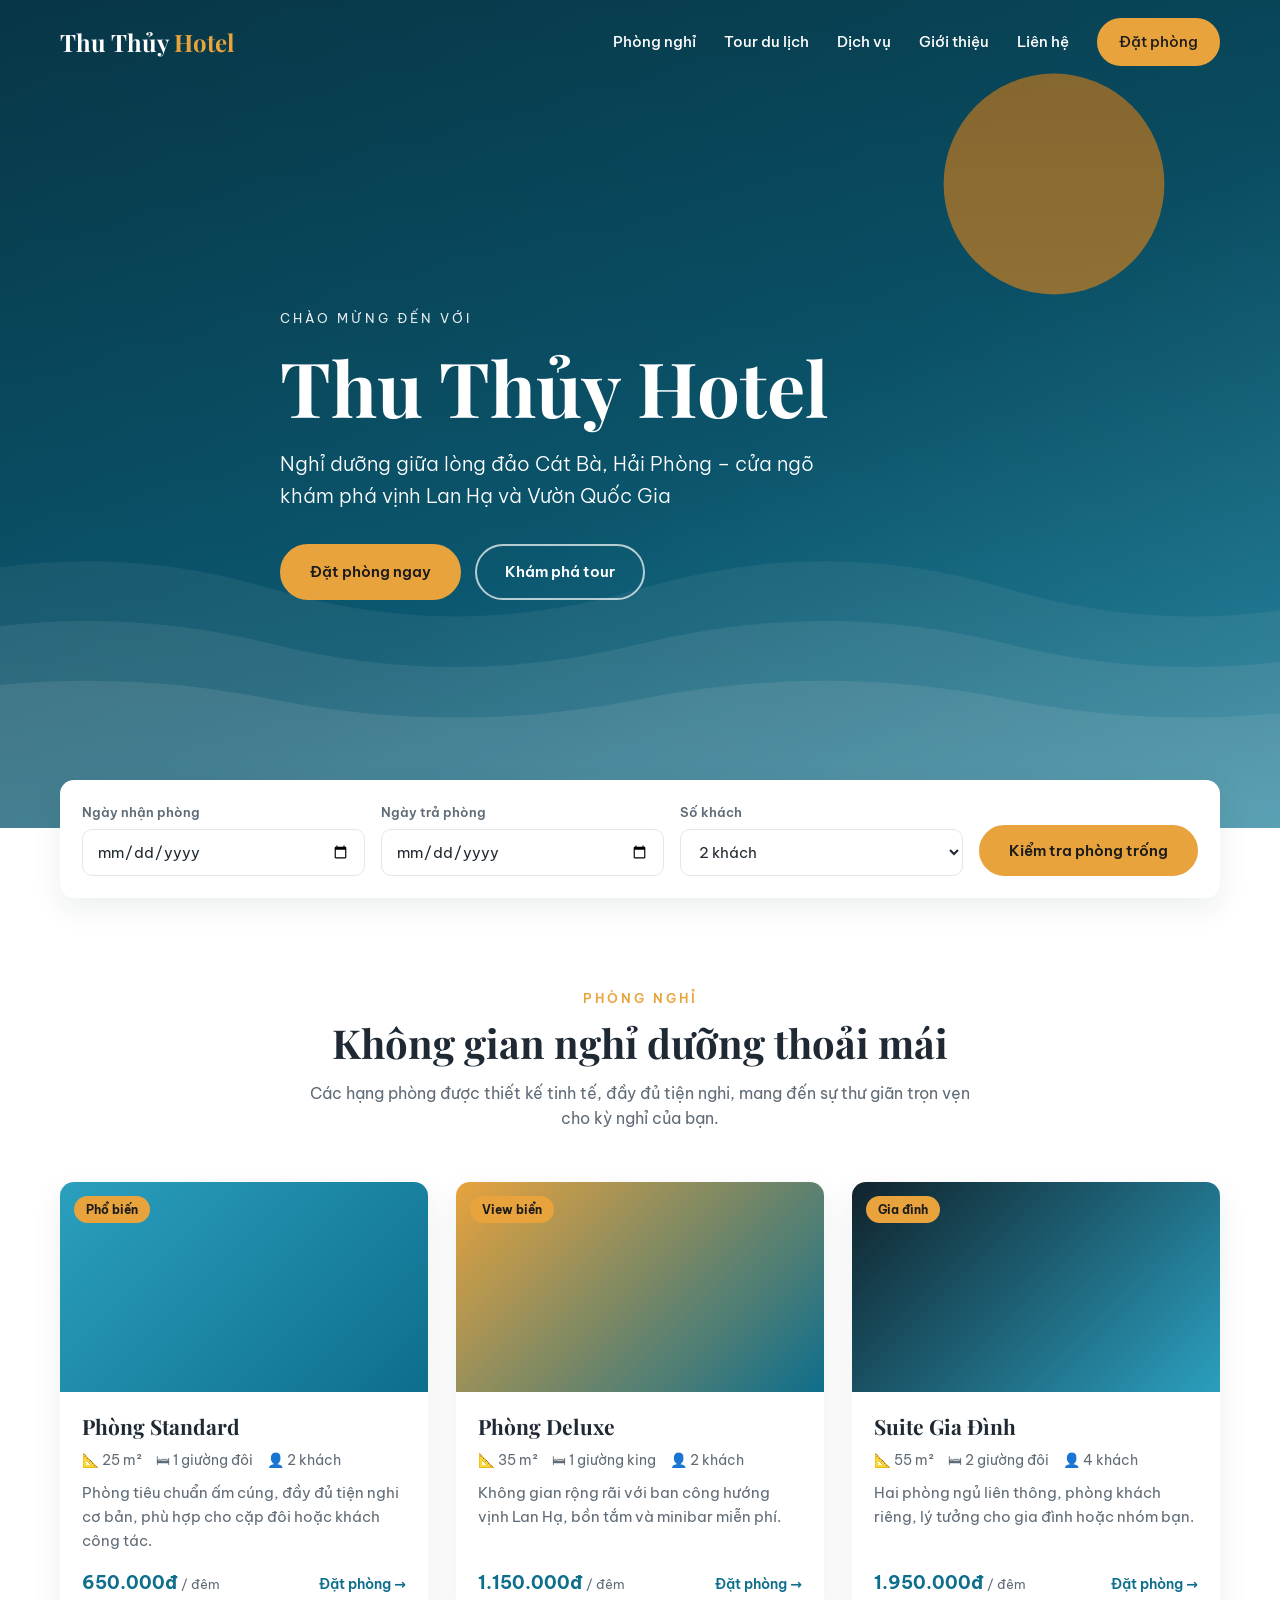
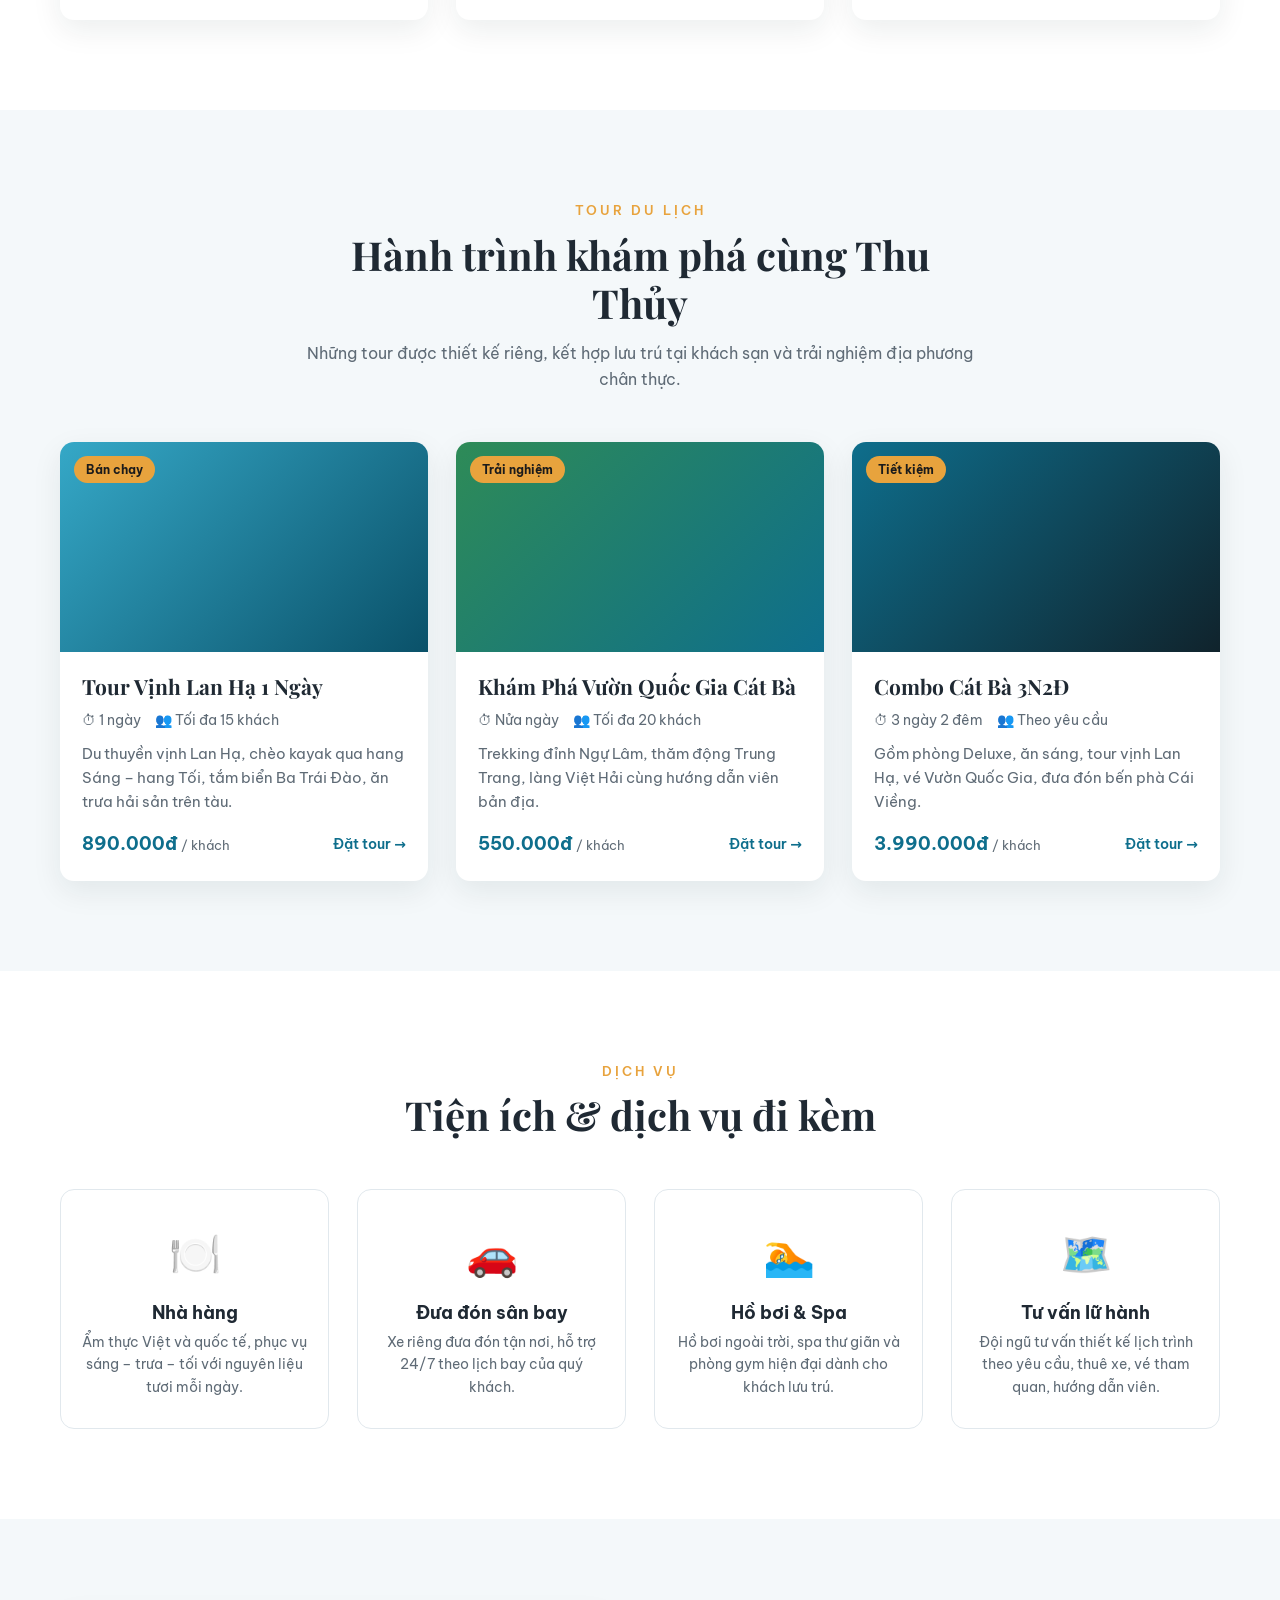
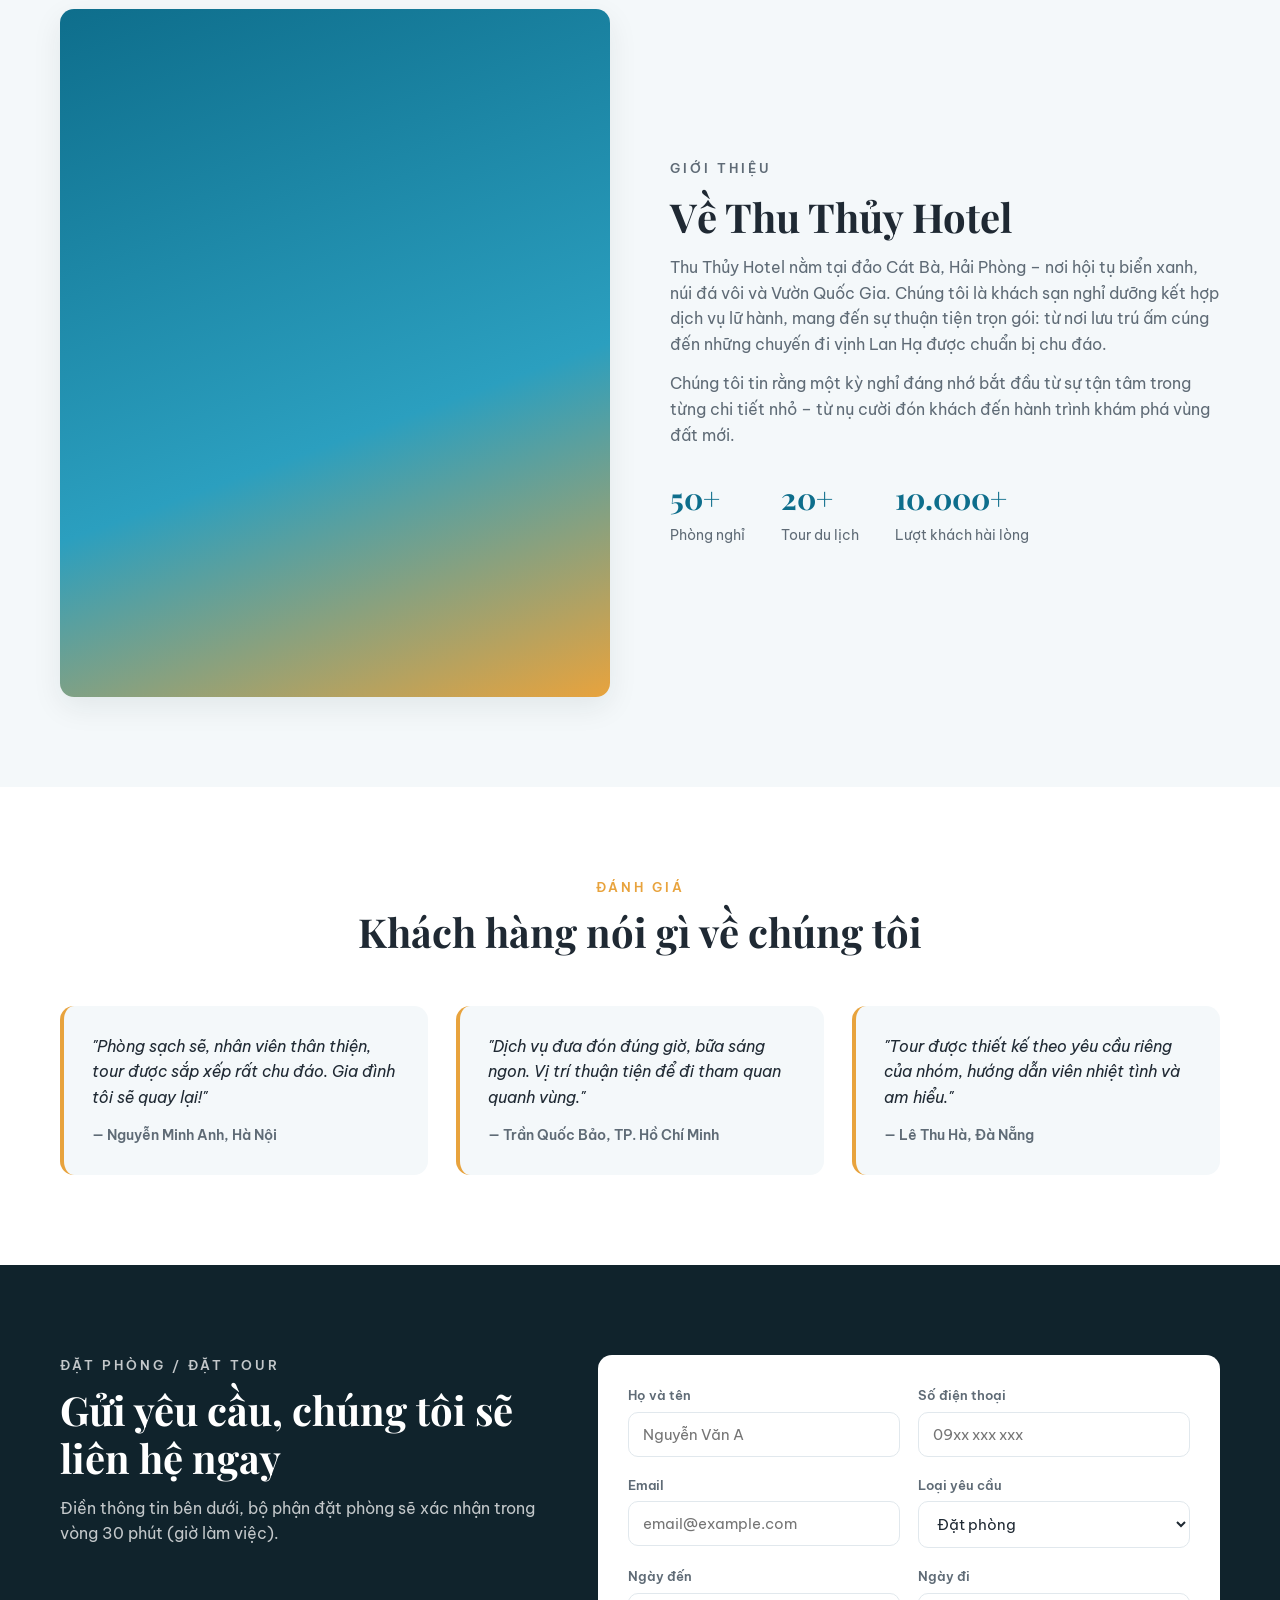
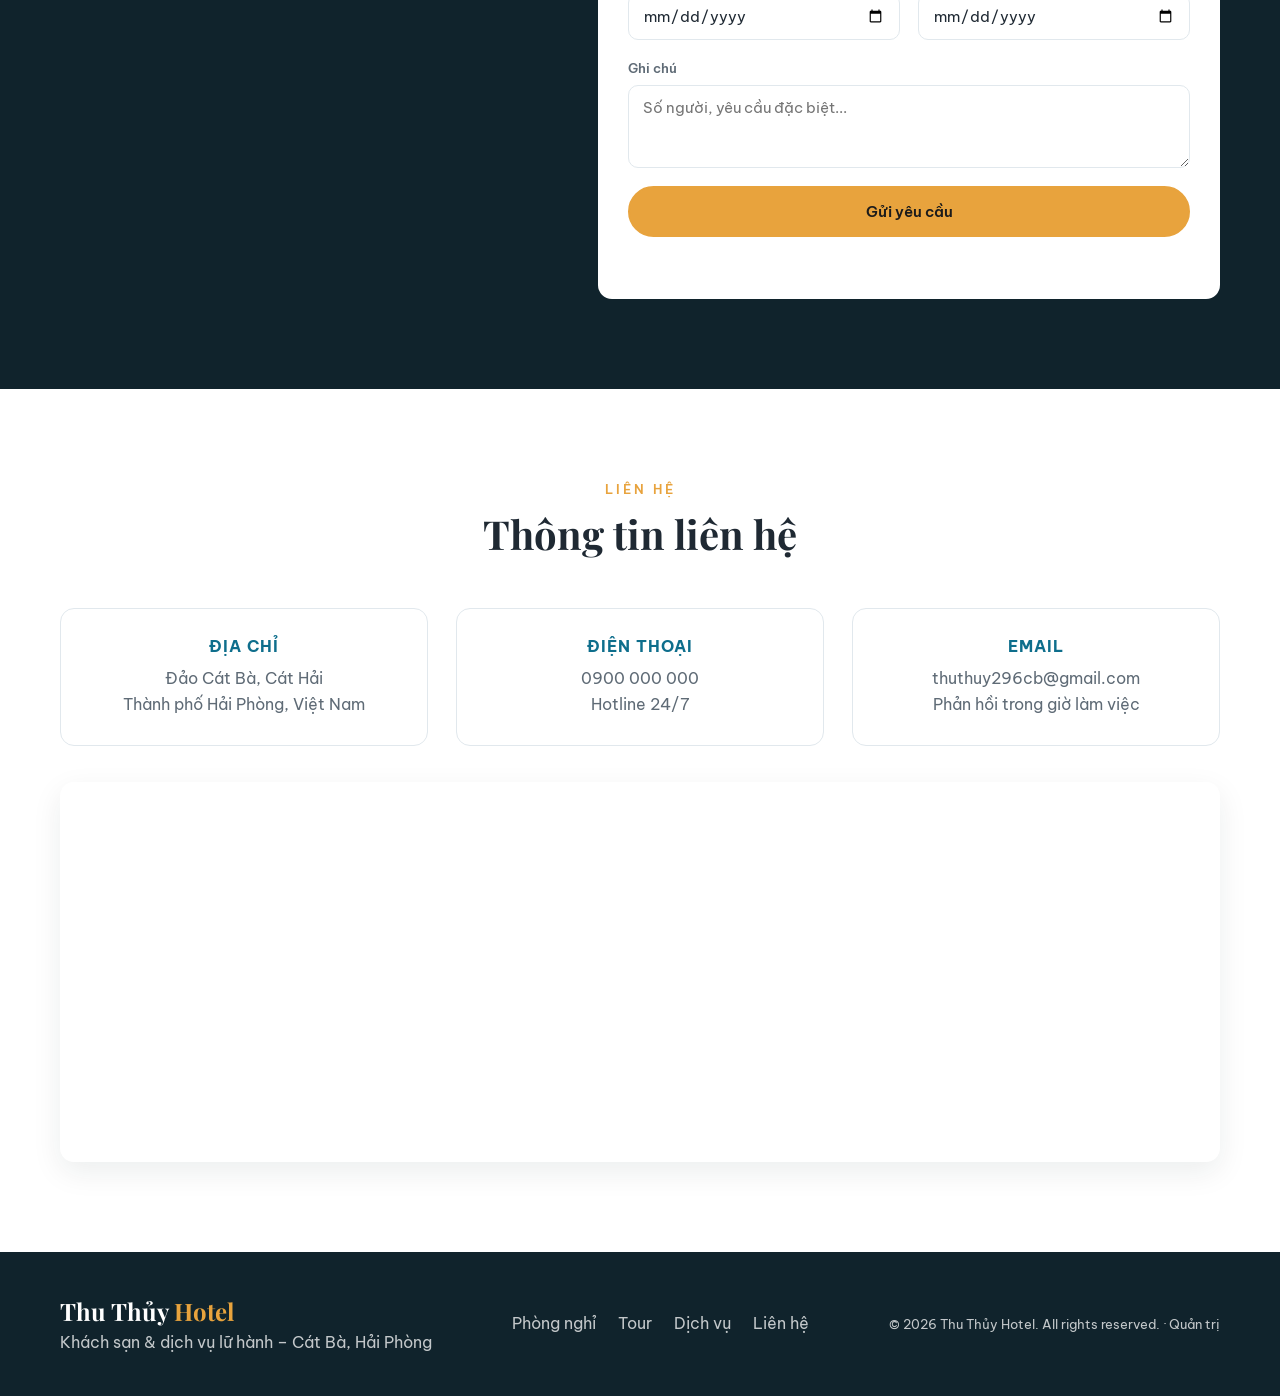
<file: index.html>
<!DOCTYPE html>
<html lang="vi">
<head>
  <meta charset="UTF-8">
  <meta name="viewport" content="width=device-width, initial-scale=1.0">
  <title>Thu Thủy Hotel - Khách sạn & Du lịch Cát Bà</title>
  <meta name="description" content="Thu Thủy Hotel - Khách sạn và dịch vụ lữ hành tại đảo Cát Bà, Hải Phòng. Đặt phòng, đặt tour vịnh Lan Hạ, trải nghiệm kỳ nghỉ trọn vẹn.">
  <link rel="preconnect" href="https://fonts.googleapis.com">
  <link href="https://fonts.googleapis.com/css2?family=Be+Vietnam+Pro:wght@300;400;500;600;700&family=Playfair+Display:wght@500;600;700&display=swap" rel="stylesheet">
  <link rel="stylesheet" href="css/style.css">
</head>
<body>

  <!-- Header -->
  <header class="header" id="header">
    <div class="container header__inner">
      <a href="#" class="logo">Thu Thủy <span>Hotel</span></a>
      <nav class="nav" id="nav">
        <a href="#rooms">Phòng nghỉ</a>
        <a href="#tours">Tour du lịch</a>
        <a href="#services">Dịch vụ</a>
        <a href="#about">Giới thiệu</a>
        <a href="#contact">Liên hệ</a>
        <a href="#booking" class="btn btn--primary btn--sm">Đặt phòng</a>
      </nav>
      <button class="nav-toggle" id="navToggle" aria-label="Mở menu">
        <span></span><span></span><span></span>
      </button>
    </div>
  </header>

  <!-- Hero -->
  <section class="hero">
    <div class="hero__overlay"></div>
    <div class="container hero__content">
      <p class="hero__eyebrow">Chào mừng đến với</p>
      <h1 class="hero__title">Thu Thủy Hotel</h1>
      <p class="hero__subtitle">Nghỉ dưỡng giữa lòng đảo Cát Bà, Hải Phòng – cửa ngõ khám phá vịnh Lan Hạ và Vườn Quốc Gia</p>
      <div class="hero__actions">
        <a href="#booking" class="btn btn--primary">Đặt phòng ngay</a>
        <a href="#tours" class="btn btn--outline">Khám phá tour</a>
      </div>
    </div>
  </section>

  <!-- Quick booking bar -->
  <section class="quick-book">
    <div class="container">
      <form class="quick-book__form" id="quickBookForm">
        <div class="field">
          <label for="qCheckin">Ngày nhận phòng</label>
          <input type="date" id="qCheckin" name="checkin" required>
        </div>
        <div class="field">
          <label for="qCheckout">Ngày trả phòng</label>
          <input type="date" id="qCheckout" name="checkout" required>
        </div>
        <div class="field">
          <label for="qGuests">Số khách</label>
          <select id="qGuests" name="guests">
            <option value="1">1 khách</option>
            <option value="2" selected>2 khách</option>
            <option value="3">3 khách</option>
            <option value="4">4 khách</option>
          </select>
        </div>
        <button type="submit" class="btn btn--primary">Kiểm tra phòng trống</button>
      </form>
    </div>
  </section>

  <!-- Rooms -->
  <section class="section" id="rooms">
    <div class="container">
      <div class="section__head">
        <p class="section__eyebrow">Phòng nghỉ</p>
        <h2 class="section__title">Không gian nghỉ dưỡng thoải mái</h2>
        <p class="section__desc">Các hạng phòng được thiết kế tinh tế, đầy đủ tiện nghi, mang đến sự thư giãn trọn vẹn cho kỳ nghỉ của bạn.</p>
      </div>
      <div class="grid grid--3" id="roomList">
        <!-- rendered by JS -->
      </div>
    </div>
  </section>

  <!-- Tours -->
  <section class="section section--alt" id="tours">
    <div class="container">
      <div class="section__head">
        <p class="section__eyebrow">Tour du lịch</p>
        <h2 class="section__title">Hành trình khám phá cùng Thu Thủy</h2>
        <p class="section__desc">Những tour được thiết kế riêng, kết hợp lưu trú tại khách sạn và trải nghiệm địa phương chân thực.</p>
      </div>
      <div class="grid grid--3" id="tourList">
        <!-- rendered by JS -->
      </div>
    </div>
  </section>

  <!-- Services -->
  <section class="section" id="services">
    <div class="container">
      <div class="section__head">
        <p class="section__eyebrow">Dịch vụ</p>
        <h2 class="section__title">Tiện ích & dịch vụ đi kèm</h2>
      </div>
      <div class="grid grid--4 services">
        <div class="service">
          <div class="service__icon">🍽️</div>
          <h3>Nhà hàng</h3>
          <p>Ẩm thực Việt và quốc tế, phục vụ sáng – trưa – tối với nguyên liệu tươi mỗi ngày.</p>
        </div>
        <div class="service">
          <div class="service__icon">🚗</div>
          <h3>Đưa đón sân bay</h3>
          <p>Xe riêng đưa đón tận nơi, hỗ trợ 24/7 theo lịch bay của quý khách.</p>
        </div>
        <div class="service">
          <div class="service__icon">🏊</div>
          <h3>Hồ bơi & Spa</h3>
          <p>Hồ bơi ngoài trời, spa thư giãn và phòng gym hiện đại dành cho khách lưu trú.</p>
        </div>
        <div class="service">
          <div class="service__icon">🗺️</div>
          <h3>Tư vấn lữ hành</h3>
          <p>Đội ngũ tư vấn thiết kế lịch trình theo yêu cầu, thuê xe, vé tham quan, hướng dẫn viên.</p>
        </div>
      </div>
    </div>
  </section>

  <!-- About -->
  <section class="section section--alt" id="about">
    <div class="container about">
      <div class="about__media">
        <div class="about__img"></div>
      </div>
      <div class="about__body">
        <p class="section__eyebrow">Giới thiệu</p>
        <h2 class="section__title">Về Thu Thủy Hotel</h2>
        <p>Thu Thủy Hotel nằm tại đảo Cát Bà, Hải Phòng – nơi hội tụ biển xanh, núi đá vôi và Vườn Quốc Gia. Chúng tôi là khách sạn nghỉ dưỡng kết hợp dịch vụ lữ hành, mang đến sự thuận tiện trọn gói: từ nơi lưu trú ấm cúng đến những chuyến đi vịnh Lan Hạ được chuẩn bị chu đáo.</p>
        <p>Chúng tôi tin rằng một kỳ nghỉ đáng nhớ bắt đầu từ sự tận tâm trong từng chi tiết nhỏ – từ nụ cười đón khách đến hành trình khám phá vùng đất mới.</p>
        <ul class="stats">
          <li><strong>50+</strong><span>Phòng nghỉ</span></li>
          <li><strong>20+</strong><span>Tour du lịch</span></li>
          <li><strong>10.000+</strong><span>Lượt khách hài lòng</span></li>
        </ul>
      </div>
    </div>
  </section>

  <!-- Testimonials -->
  <section class="section" id="reviews">
    <div class="container">
      <div class="section__head">
        <p class="section__eyebrow">Đánh giá</p>
        <h2 class="section__title">Khách hàng nói gì về chúng tôi</h2>
      </div>
      <div class="grid grid--3">
        <blockquote class="review">
          <p>"Phòng sạch sẽ, nhân viên thân thiện, tour được sắp xếp rất chu đáo. Gia đình tôi sẽ quay lại!"</p>
          <footer>— Nguyễn Minh Anh, Hà Nội</footer>
        </blockquote>
        <blockquote class="review">
          <p>"Dịch vụ đưa đón đúng giờ, bữa sáng ngon. Vị trí thuận tiện để đi tham quan quanh vùng."</p>
          <footer>— Trần Quốc Bảo, TP. Hồ Chí Minh</footer>
        </blockquote>
        <blockquote class="review">
          <p>"Tour được thiết kế theo yêu cầu riêng của nhóm, hướng dẫn viên nhiệt tình và am hiểu."</p>
          <footer>— Lê Thu Hà, Đà Nẵng</footer>
        </blockquote>
      </div>
    </div>
  </section>

  <!-- Booking -->
  <section class="section section--dark" id="booking">
    <div class="container booking">
      <div class="booking__intro">
        <p class="section__eyebrow">Đặt phòng / Đặt tour</p>
        <h2 class="section__title">Gửi yêu cầu, chúng tôi sẽ liên hệ ngay</h2>
        <p>Điền thông tin bên dưới, bộ phận đặt phòng sẽ xác nhận trong vòng 30 phút (giờ làm việc).</p>
      </div>
      <form class="booking__form" id="bookingForm" novalidate>
        <div class="field">
          <label for="bName">Họ và tên</label>
          <input type="text" id="bName" name="name" required placeholder="Nguyễn Văn A">
        </div>
        <div class="field">
          <label for="bPhone">Số điện thoại</label>
          <input type="tel" id="bPhone" name="phone" required placeholder="09xx xxx xxx">
        </div>
        <div class="field">
          <label for="bEmail">Email</label>
          <input type="email" id="bEmail" name="email" placeholder="email@example.com">
        </div>
        <div class="field">
          <label for="bType">Loại yêu cầu</label>
          <select id="bType" name="type">
            <option value="room">Đặt phòng</option>
            <option value="tour">Đặt tour</option>
            <option value="combo">Combo phòng + tour</option>
          </select>
        </div>
        <div class="field">
          <label for="bCheckin">Ngày đến</label>
          <input type="date" id="bCheckin" name="checkin" required>
        </div>
        <div class="field">
          <label for="bCheckout">Ngày đi</label>
          <input type="date" id="bCheckout" name="checkout" required>
        </div>
        <div class="field field--full">
          <label for="bNote">Ghi chú</label>
          <textarea id="bNote" name="note" rows="3" placeholder="Số người, yêu cầu đặc biệt..."></textarea>
        </div>
        <div class="field--full">
          <button type="submit" class="btn btn--primary btn--block">Gửi yêu cầu</button>
          <p class="form-msg" id="formMsg" role="status"></p>
        </div>
      </form>
    </div>
  </section>

  <!-- Contact -->
  <section class="section" id="contact">
    <div class="container">
      <div class="section__head">
        <p class="section__eyebrow">Liên hệ</p>
        <h2 class="section__title">Thông tin liên hệ</h2>
      </div>
      <div class="grid grid--3 contact">
        <div class="contact__item">
          <h3>Địa chỉ</h3>
          <p>Đảo Cát Bà, Cát Hải<br>Thành phố Hải Phòng, Việt Nam</p>
        </div>
        <div class="contact__item">
          <h3>Điện thoại</h3>
          <p><a href="tel:+84900000000">0900 000 000</a><br>Hotline 24/7</p>
        </div>
        <div class="contact__item">
          <h3>Email</h3>
          <p><a href="mailto:thuthuy296cb@gmail.com">thuthuy296cb@gmail.com</a><br>Phản hồi trong giờ làm việc</p>
        </div>
      </div>
      <div class="map">
        <iframe
          title="Bản đồ Thu Thủy Hotel - Cát Bà"
          src="https://www.google.com/maps?q=C%C3%A1t+B%C3%A0,+H%E1%BA%A3i+Ph%C3%B2ng&z=13&output=embed"
          loading="lazy" referrerpolicy="no-referrer-when-downgrade" allowfullscreen></iframe>
      </div>
    </div>
  </section>

  <!-- Footer -->
  <footer class="footer">
    <div class="container footer__inner">
      <div>
        <a href="#" class="logo logo--light">Thu Thủy <span>Hotel</span></a>
        <p>Khách sạn & dịch vụ lữ hành – Cát Bà, Hải Phòng</p>
      </div>
      <nav class="footer__nav">
        <a href="#rooms">Phòng nghỉ</a>
        <a href="#tours">Tour</a>
        <a href="#services">Dịch vụ</a>
        <a href="#contact">Liên hệ</a>
      </nav>
      <p class="footer__copy">© <span id="year"></span> Thu Thủy Hotel. All rights reserved. · <a href="admin/">Quản trị</a></p>
    </div>
  </footer>

  <script src="js/config.js"></script>
  <script src="js/data.js"></script>
  <script src="js/store.js"></script>
  <script src="js/main.js"></script>
</body>
</html>
</file>
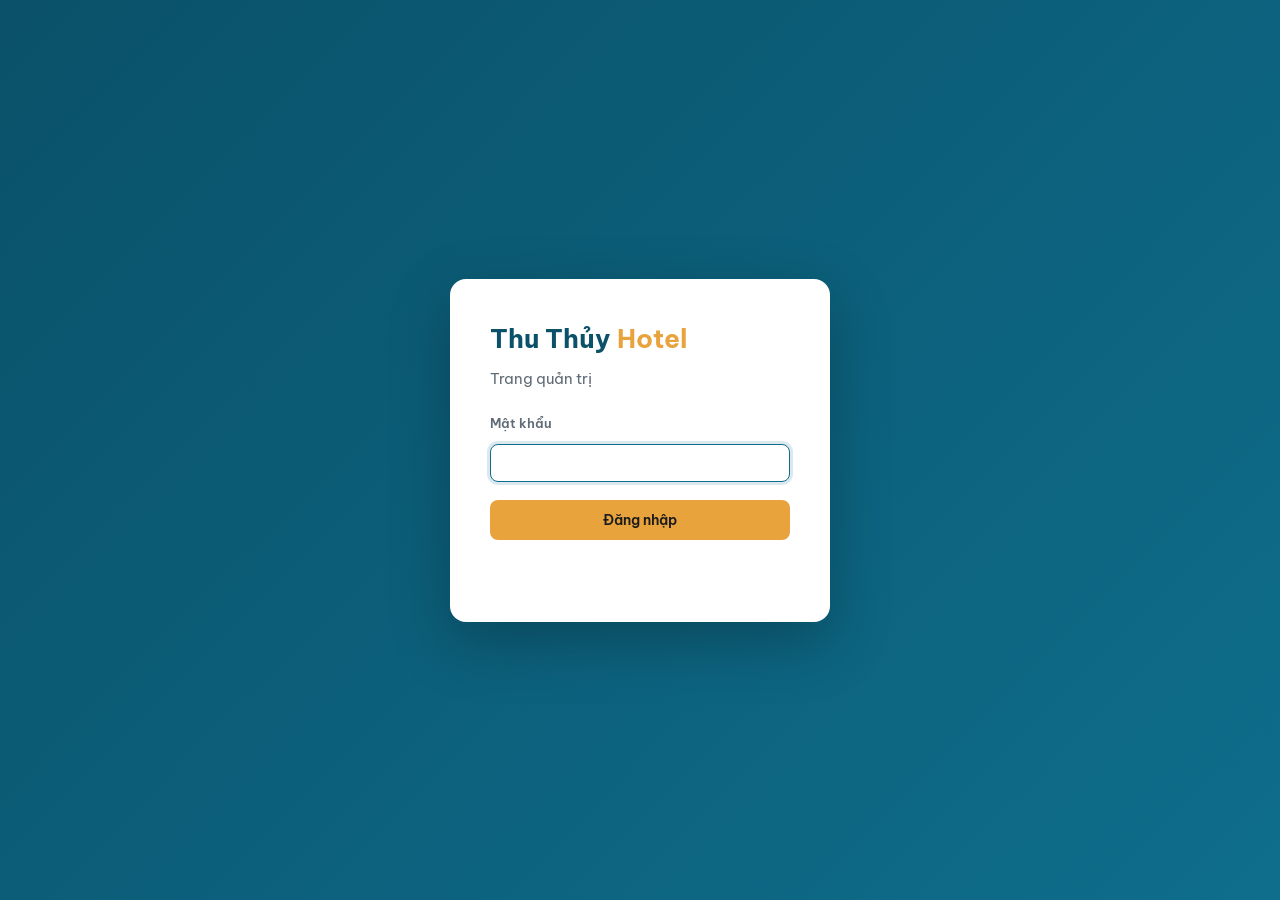
<file: admin/index.html>
<!DOCTYPE html>
<html lang="vi">
<head>
  <meta charset="UTF-8">
  <meta name="viewport" content="width=device-width, initial-scale=1.0">
  <title>Quản trị - Thu Thủy Hotel</title>
  <meta name="robots" content="noindex, nofollow">
  <link href="https://fonts.googleapis.com/css2?family=Be+Vietnam+Pro:wght@400;500;600;700&display=swap" rel="stylesheet">
  <link rel="stylesheet" href="admin.css">
</head>
<body>

  <!-- Đăng nhập -->
  <div class="login" id="loginView">
    <form class="login__box" id="loginForm">
      <h1>Thu Thủy <span>Hotel</span></h1>
      <p>Trang quản trị</p>
      <label for="password">Mật khẩu</label>
      <input type="password" id="password" autocomplete="current-password" required autofocus>
      <button type="submit" class="btn btn--primary">Đăng nhập</button>
      <p class="login__err" id="loginErr"></p>
    </form>
  </div>

  <!-- Ứng dụng -->
  <div class="app" id="appView" hidden>
    <aside class="sidebar">
      <div class="sidebar__brand">Thu Thủy <span>Hotel</span></div>
      <nav class="sidebar__nav">
        <a href="#overview" data-view="overview" class="active">📊 Tổng quan</a>
        <a href="#bookings" data-view="bookings">📋 Đặt phòng / tour <span class="pill" id="newCount">0</span></a>
        <a href="#catalog" data-view="catalog">🏨 Phòng & Tour</a>
        <a href="#settings" data-view="settings">⚙️ Cài đặt</a>
      </nav>
      <div class="sidebar__foot">
        <a href="../" target="_blank">↗ Xem trang web</a>
        <button id="logoutBtn" class="link">Đăng xuất</button>
      </div>
    </aside>

    <main class="main">
      <div class="notice" id="modeNotice"></div>

      <!-- Tổng quan -->
      <section class="view" id="view-overview">
        <h2>Tổng quan</h2>
        <div class="stats">
          <div class="stat"><span class="stat__label">Yêu cầu mới</span><strong id="stNew">0</strong></div>
          <div class="stat"><span class="stat__label">Đã xác nhận</span><strong id="stConfirmed">0</strong></div>
          <div class="stat"><span class="stat__label">Trong 30 ngày</span><strong id="stMonth">0</strong></div>
          <div class="stat"><span class="stat__label">Tổng yêu cầu</span><strong id="stTotal">0</strong></div>
        </div>
        <div class="card">
          <div class="card__head"><h3>Yêu cầu gần đây</h3><a href="#bookings" data-view="bookings">Xem tất cả →</a></div>
          <div class="table-wrap"><table class="table" id="recentTable"></table></div>
        </div>
      </section>

      <!-- Đặt phòng -->
      <section class="view" id="view-bookings" hidden>
        <div class="view__head">
          <h2>Đặt phòng / tour</h2>
          <div class="toolbar">
            <input type="search" id="search" placeholder="Tìm tên, SĐT, mã...">
            <select id="filterStatus">
              <option value="">Mọi trạng thái</option>
              <option value="new">Mới</option>
              <option value="confirmed">Đã xác nhận</option>
              <option value="done">Hoàn thành</option>
              <option value="cancelled">Đã huỷ</option>
            </select>
            <select id="filterType">
              <option value="">Mọi loại</option>
              <option value="room">Đặt phòng</option>
              <option value="tour">Đặt tour</option>
              <option value="combo">Combo</option>
            </select>
            <button class="btn btn--ghost" id="refreshBtn">↻ Tải lại</button>
          </div>
        </div>
        <div class="card">
          <div class="table-wrap"><table class="table" id="bookingTable"></table></div>
          <p class="empty" id="bookingEmpty" hidden>Chưa có yêu cầu nào.</p>
        </div>
      </section>

      <!-- Phòng & Tour -->
      <section class="view" id="view-catalog" hidden>
        <div class="view__head">
          <h2>Phòng & Tour</h2>
          <div class="toolbar">
            <button class="btn btn--ghost" id="resetCatalogBtn">Khôi phục mặc định</button>
            <button class="btn btn--primary" id="exportCatalogBtn">⬇ Tải data.js</button>
          </div>
        </div>
        <p class="hint">Chỉnh sửa rồi bấm <b>Tải data.js</b>, thay file <code>js/data.js</code> trong repo để cập nhật trang web công khai.</p>
        <div class="card"><h3>Phòng nghỉ</h3><div class="catalog" id="roomCatalog"></div></div>
        <div class="card"><h3>Tour du lịch</h3><div class="catalog" id="tourCatalog"></div></div>
      </section>

      <!-- Cài đặt -->
      <section class="view" id="view-settings" hidden>
        <h2>Cài đặt</h2>
        <div class="card">
          <h3>Kết nối dữ liệu</h3>
          <p id="settingsMode"></p>
          <p class="hint">Để nhiều người cùng xem đặt phòng trên nhiều máy, triển khai Google Apps Script theo hướng dẫn trong <code>backend/README.md</code> rồi điền <code>apiEndpoint</code> vào <code>js/config.js</code>.</p>
        </div>
        <div class="card">
          <h3>Email thông báo</h3>
          <p>Mỗi yêu cầu mới sẽ gửi email tới <b id="settingsEmail"></b>.</p>
          <p class="hint">Lần đầu tiên, FormSubmit gửi email "Activate form" tới địa chỉ trên. Bấm nút kích hoạt trong email đó một lần duy nhất.</p>
        </div>
        <div class="card">
          <h3>Đổi mật khẩu quản trị</h3>
          <div class="row">
            <input type="password" id="newPass" placeholder="Mật khẩu mới">
            <button class="btn btn--ghost" id="hashBtn">Tạo mã mật khẩu</button>
          </div>
          <textarea id="hashOut" rows="2" readonly placeholder="Mã băm sẽ hiện ở đây"></textarea>
          <p class="hint">Dán mã vào <code>adminPasswordHash</code> trong <code>js/config.js</code> và push lên GitHub.</p>
        </div>
        <div class="card" id="localTools">
          <h3>Sao lưu dữ liệu (chế độ trình duyệt)</h3>
          <div class="row">
            <button class="btn btn--ghost" id="exportBtn">⬇ Xuất JSON</button>
            <label class="btn btn--ghost">⬆ Nhập JSON <input type="file" id="importFile" accept="application/json" hidden></label>
          </div>
        </div>
      </section>
    </main>
  </div>

  <!-- Modal chi tiết -->
  <div class="modal" id="modal" hidden>
    <div class="modal__box">
      <div class="modal__head"><h3 id="mTitle">Chi tiết</h3><button class="link" id="mClose">✕</button></div>
      <div class="modal__body" id="mBody"></div>
    </div>
  </div>

  <div class="toast" id="toast"></div>

  <script src="../js/config.js"></script>
  <script src="../js/data.js"></script>
  <script src="../js/store.js"></script>
  <script src="admin.js"></script>
</body>
</html>
</file>
<file: css/style.css>
/* ========== Thu Thủy Hotel – Styles ========== */
:root {
  --primary: #0e6e8c;
  --primary-dark: #0a5169;
  --accent: #e8a33d;
  --text: #1f2933;
  --muted: #5f6b76;
  --bg: #ffffff;
  --bg-alt: #f4f8fa;
  --dark: #10232c;
  --border: #e1e8ed;
  --radius: 14px;
  --shadow: 0 10px 30px rgba(16, 35, 44, 0.08);
  --font-body: 'Be Vietnam Pro', system-ui, sans-serif;
  --font-head: 'Playfair Display', Georgia, serif;
}

* { box-sizing: border-box; margin: 0; padding: 0; }
html { scroll-behavior: smooth; }
body {
  font-family: var(--font-body);
  color: var(--text);
  background: var(--bg);
  line-height: 1.6;
}
img { max-width: 100%; display: block; }
a { color: inherit; text-decoration: none; }
h1, h2, h3 { font-family: var(--font-head); line-height: 1.2; }

.container { width: min(1160px, 92%); margin: 0 auto; }

/* Buttons */
.btn {
  display: inline-block;
  padding: 14px 28px;
  border-radius: 999px;
  font-weight: 600;
  font-size: 15px;
  border: 2px solid transparent;
  cursor: pointer;
  transition: all .25s ease;
  font-family: inherit;
}
.btn--primary { background: var(--accent); color: #1b1b1b; border-color: var(--accent); }
.btn--primary:hover { background: #d9922f; border-color: #d9922f; transform: translateY(-2px); }
.btn--outline { background: transparent; color: #fff; border-color: rgba(255,255,255,.7); }
.btn--outline:hover { background: rgba(255,255,255,.15); }
.btn--sm { padding: 10px 20px; font-size: 14px; }
.btn--block { width: 100%; }

/* Header */
.header {
  position: fixed; top: 0; left: 0; right: 0; z-index: 100;
  padding: 18px 0;
  transition: background .3s, padding .3s, box-shadow .3s;
}
.header--scrolled { background: #fff; padding: 10px 0; box-shadow: 0 2px 12px rgba(0,0,0,.08); }
.header__inner { display: flex; align-items: center; justify-content: space-between; }
.logo { font-family: var(--font-head); font-size: 24px; font-weight: 700; color: #fff; }
.logo span { color: var(--accent); }
.header--scrolled .logo { color: var(--primary-dark); }
.nav { display: flex; align-items: center; gap: 28px; }
.nav a { color: #fff; font-weight: 500; font-size: 15px; }
.header--scrolled .nav a { color: var(--text); }
.nav a.btn { color: #1b1b1b; }
.nav-toggle { display: none; background: none; border: 0; cursor: pointer; flex-direction: column; gap: 5px; }
.nav-toggle span { width: 26px; height: 2px; background: #fff; display: block; }
.header--scrolled .nav-toggle span { background: var(--text); }

/* Hero */
.hero {
  position: relative;
  min-height: 92vh;
  display: flex; align-items: center;
  background:
    linear-gradient(135deg, #0a5169 0%, #0e6e8c 50%, #2b9fbf 100%);
  background-image:
    url("data:image/svg+xml,%3Csvg xmlns='http://www.w3.org/2000/svg' width='1600' height='900' viewBox='0 0 1600 900'%3E%3Cdefs%3E%3ClinearGradient id='g' x1='0' y1='0' x2='1' y2='1'%3E%3Cstop offset='0' stop-color='%230a5169'/%3E%3Cstop offset='.55' stop-color='%230e6e8c'/%3E%3Cstop offset='1' stop-color='%2335a8c7'/%3E%3C/linearGradient%3E%3C/defs%3E%3Crect width='1600' height='900' fill='url(%23g)'/%3E%3Ccircle cx='1250' cy='200' r='120' fill='%23e8a33d' opacity='.85'/%3E%3Cpath d='M0 640 Q200 580 400 640 T800 640 T1200 640 T1600 640 V900 H0Z' fill='%23ffffff' opacity='.08'/%3E%3Cpath d='M0 700 Q200 650 400 700 T800 700 T1200 700 T1600 700 V900 H0Z' fill='%23ffffff' opacity='.1'/%3E%3Cpath d='M0 760 Q200 720 400 760 T800 760 T1200 760 T1600 760 V900 H0Z' fill='%23ffffff' opacity='.12'/%3E%3C/svg%3E");
  background-size: cover; background-position: center;
  color: #fff;
}
.hero__overlay { position: absolute; inset: 0; background: linear-gradient(to bottom, rgba(0,0,0,.35), rgba(0,0,0,.15)); }
.hero__content { position: relative; max-width: 720px; padding-top: 80px; }
.hero__eyebrow { text-transform: uppercase; letter-spacing: 3px; font-size: 13px; opacity: .9; margin-bottom: 12px; }
.hero__title { font-size: clamp(42px, 7vw, 76px); margin-bottom: 16px; }
.hero__subtitle { font-size: 20px; font-weight: 300; margin-bottom: 32px; max-width: 560px; }
.hero__actions { display: flex; gap: 14px; flex-wrap: wrap; }

/* Quick book */
.quick-book { margin-top: -48px; position: relative; z-index: 5; }
.quick-book__form {
  background: #fff; border-radius: var(--radius); box-shadow: var(--shadow);
  padding: 22px; display: grid; grid-template-columns: 1fr 1fr 1fr auto; gap: 16px; align-items: end;
}

/* Fields */
.field { display: flex; flex-direction: column; gap: 6px; }
.field label { font-size: 13px; font-weight: 600; color: var(--muted); }
.field input, .field select, .field textarea {
  padding: 12px 14px; border: 1px solid var(--border); border-radius: 10px;
  font-family: inherit; font-size: 15px; background: #fff; color: var(--text);
}
.field input:focus, .field select:focus, .field textarea:focus {
  outline: none; border-color: var(--primary); box-shadow: 0 0 0 3px rgba(14,110,140,.15);
}
.field--full { grid-column: 1 / -1; }

/* Sections */
.section { padding: 90px 0; }
.section--alt { background: var(--bg-alt); }
.section--dark { background: var(--dark); color: #fff; }
.section__head { text-align: center; max-width: 680px; margin: 0 auto 50px; }
.section__eyebrow { color: var(--accent); text-transform: uppercase; letter-spacing: 3px; font-size: 13px; font-weight: 600; margin-bottom: 10px; }
.section__title { font-size: clamp(28px, 4vw, 40px); margin-bottom: 14px; }
.section__desc { color: var(--muted); }
.section--dark .section__desc { color: rgba(255,255,255,.75); }

.grid { display: grid; gap: 28px; }
.grid--3 { grid-template-columns: repeat(3, 1fr); }
.grid--4 { grid-template-columns: repeat(4, 1fr); }

/* Cards (rooms & tours) */
.card {
  background: #fff; border-radius: var(--radius); overflow: hidden;
  box-shadow: var(--shadow); display: flex; flex-direction: column;
  transition: transform .25s;
}
.card:hover { transform: translateY(-6px); }
.card__img { height: 210px; background-size: cover; background-position: center; position: relative; }
.card__badge {
  position: absolute; top: 14px; left: 14px; background: var(--accent); color: #1b1b1b;
  padding: 4px 12px; border-radius: 999px; font-size: 12px; font-weight: 700;
}
.card__body { padding: 22px; display: flex; flex-direction: column; gap: 10px; flex: 1; }
.card__title { font-size: 21px; }
.card__meta { color: var(--muted); font-size: 14px; display: flex; gap: 14px; flex-wrap: wrap; }
.card__desc { color: var(--muted); font-size: 15px; flex: 1; }
.card__foot { display: flex; align-items: center; justify-content: space-between; margin-top: 6px; }
.card__price { font-weight: 700; color: var(--primary); font-size: 18px; }
.card__price small { font-weight: 400; color: var(--muted); font-size: 13px; }
.card__link { color: var(--primary); font-weight: 600; font-size: 14px; }

/* Services */
.service { text-align: center; padding: 30px 20px; border-radius: var(--radius); border: 1px solid var(--border); transition: box-shadow .25s; }
.service:hover { box-shadow: var(--shadow); }
.service__icon { font-size: 42px; margin-bottom: 14px; }
.service h3 { font-family: var(--font-body); font-size: 18px; margin-bottom: 8px; }
.service p { color: var(--muted); font-size: 14px; }

/* About */
.about { display: grid; grid-template-columns: 1fr 1fr; gap: 60px; align-items: center; }
.about__img {
  aspect-ratio: 4 / 5; border-radius: var(--radius);
  background: linear-gradient(160deg, #0e6e8c, #2b9fbf 60%, #e8a33d);
  box-shadow: var(--shadow);
}
.about__body p { color: var(--muted); margin-bottom: 14px; }
.stats { list-style: none; display: flex; gap: 36px; margin-top: 26px; }
.stats strong { display: block; font-size: 30px; color: var(--primary); font-family: var(--font-head); }
.stats span { color: var(--muted); font-size: 14px; }

/* Reviews */
.review { background: var(--bg-alt); border-radius: var(--radius); padding: 28px; border-left: 4px solid var(--accent); }
.review p { font-style: italic; margin-bottom: 14px; }
.review footer { font-size: 14px; color: var(--muted); font-weight: 600; }

/* Booking */
.booking { display: grid; grid-template-columns: 1fr 1.3fr; gap: 60px; align-items: start; }
.booking__intro p { color: rgba(255,255,255,.75); }
.booking__intro .section__title { color: #fff; }
.booking__form {
  background: #fff; color: var(--text); border-radius: var(--radius); padding: 30px;
  display: grid; grid-template-columns: 1fr 1fr; gap: 18px;
}
.form-msg { margin-top: 12px; font-size: 14px; color: var(--primary); font-weight: 600; min-height: 20px; }
.form-msg.error { color: #c0392b; }

/* Contact */
.contact__item { text-align: center; padding: 28px; border: 1px solid var(--border); border-radius: var(--radius); }
.contact__item h3 { font-family: var(--font-body); font-size: 16px; color: var(--primary); margin-bottom: 10px; text-transform: uppercase; letter-spacing: 1px; }
.contact__item p { color: var(--muted); }
.contact__item a:hover { color: var(--primary); }

/* Footer */
.footer { background: var(--dark); color: rgba(255,255,255,.75); padding: 40px 0; }
.footer__inner { display: flex; justify-content: space-between; align-items: center; gap: 24px; flex-wrap: wrap; }
.logo--light { color: #fff; }
.footer__nav { display: flex; gap: 22px; }
.footer__nav a:hover { color: var(--accent); }
.footer__copy { font-size: 13px; }

/* Responsive */
@media (max-width: 960px) {
  .grid--3, .grid--4 { grid-template-columns: repeat(2, 1fr); }
  .about, .booking { grid-template-columns: 1fr; gap: 36px; }
  .quick-book__form { grid-template-columns: 1fr 1fr; }
}
@media (max-width: 640px) {
  .grid--3, .grid--4, .quick-book__form, .booking__form { grid-template-columns: 1fr; }
  .nav {
    position: fixed; top: 0; right: 0; bottom: 0; width: 260px;
    background: #fff; flex-direction: column; align-items: flex-start;
    padding: 90px 28px; gap: 20px; transform: translateX(100%); transition: transform .3s;
    box-shadow: -10px 0 30px rgba(0,0,0,.15);
  }
  .nav.open { transform: translateX(0); }
  .nav a { color: var(--text) !important; font-size: 17px; }
  .nav-toggle { display: flex; position: relative; z-index: 110; }
  .section { padding: 60px 0; }
  .stats { gap: 20px; }
  .footer__inner { flex-direction: column; text-align: center; }
}

/* Map */
.map { margin-top: 36px; border-radius: var(--radius); overflow: hidden; box-shadow: var(--shadow); }
.map iframe { width: 100%; height: 380px; border: 0; display: block; }
.footer__copy a:hover { color: var(--accent); }
</file>
<file: admin/admin.css>
:root {
  --primary: #0e6e8c; --primary-dark: #0a5169; --accent: #e8a33d;
  --text: #1f2933; --muted: #5f6b76; --bg: #f4f6f8; --card: #fff; --border: #e1e8ed;
  --dark: #10232c; --radius: 12px; --shadow: 0 6px 20px rgba(16,35,44,.07);
  --green: #1e8e5a; --red: #c0392b; --blue: #2563eb; --gray: #6b7280;
}
* { box-sizing: border-box; margin: 0; padding: 0; }
body { font-family: 'Be Vietnam Pro', system-ui, sans-serif; background: var(--bg); color: var(--text); font-size: 15px; line-height: 1.5; }
a { color: inherit; text-decoration: none; }
h2 { font-size: 24px; margin-bottom: 18px; }
h3 { font-size: 16px; margin-bottom: 12px; }
code { background: #eef2f5; padding: 1px 6px; border-radius: 4px; font-size: 13px; }
[hidden] { display: none !important; }

.btn { display: inline-block; padding: 10px 18px; border-radius: 8px; font-weight: 600; font-size: 14px; border: 1px solid transparent; cursor: pointer; font-family: inherit; transition: .2s; }
.btn--primary { background: var(--accent); color: #1b1b1b; }
.btn--primary:hover { background: #d9922f; }
.btn--ghost { background: #fff; border-color: var(--border); color: var(--text); }
.btn--ghost:hover { border-color: var(--primary); color: var(--primary); }
.btn--sm { padding: 6px 12px; font-size: 13px; }
.link { background: none; border: 0; color: var(--muted); cursor: pointer; font: inherit; }
.link:hover { color: var(--primary); }

input, select, textarea { font-family: inherit; font-size: 14px; padding: 9px 12px; border: 1px solid var(--border); border-radius: 8px; background: #fff; color: var(--text); }
input:focus, select:focus, textarea:focus { outline: none; border-color: var(--primary); box-shadow: 0 0 0 3px rgba(14,110,140,.15); }
textarea { width: 100%; }

/* Login */
.login { min-height: 100vh; display: grid; place-items: center; background: linear-gradient(135deg, var(--primary-dark), var(--primary)); padding: 20px; }
.login__box { background: #fff; padding: 40px; border-radius: 16px; width: 100%; max-width: 380px; display: flex; flex-direction: column; gap: 10px; box-shadow: 0 20px 60px rgba(0,0,0,.25); }
.login__box h1 { font-size: 26px; color: var(--primary-dark); }
.login__box h1 span, .sidebar__brand span { color: var(--accent); }
.login__box > p { color: var(--muted); margin-bottom: 14px; }
.login__box label { font-size: 13px; font-weight: 600; color: var(--muted); }
.login__box .btn { margin-top: 8px; }
.login__err { color: var(--red); font-size: 13px; min-height: 18px; }

/* Layout */
.app { display: grid; grid-template-columns: 240px 1fr; min-height: 100vh; }
.sidebar { background: var(--dark); color: #fff; padding: 24px 16px; display: flex; flex-direction: column; position: sticky; top: 0; height: 100vh; }
.sidebar__brand { font-size: 20px; font-weight: 700; padding: 0 12px 24px; }
.sidebar__nav { display: flex; flex-direction: column; gap: 4px; }
.sidebar__nav a { padding: 11px 12px; border-radius: 8px; color: rgba(255,255,255,.75); display: flex; justify-content: space-between; align-items: center; font-weight: 500; }
.sidebar__nav a:hover { background: rgba(255,255,255,.08); color: #fff; }
.sidebar__nav a.active { background: var(--primary); color: #fff; }
.pill { background: var(--accent); color: #1b1b1b; font-size: 11px; font-weight: 700; padding: 2px 8px; border-radius: 999px; }
.sidebar__foot { margin-top: auto; display: flex; flex-direction: column; gap: 10px; padding: 0 12px; font-size: 14px; color: rgba(255,255,255,.6); }
.sidebar__foot .link { color: rgba(255,255,255,.6); text-align: left; padding: 0; }
.main { padding: 28px 32px; max-width: 1200px; width: 100%; }

.notice { background: #fff7e6; border: 1px solid #f3d9a4; color: #7a4e00; padding: 12px 16px; border-radius: 10px; margin-bottom: 20px; font-size: 14px; }
.notice.ok { background: #e8f7ee; border-color: #b7e3c6; color: #145a32; }
.view__head { display: flex; justify-content: space-between; align-items: center; gap: 16px; flex-wrap: wrap; margin-bottom: 18px; }
.view__head h2 { margin: 0; }
.toolbar { display: flex; gap: 10px; flex-wrap: wrap; }
.hint { color: var(--muted); font-size: 13px; margin-bottom: 16px; }
.row { display: flex; gap: 10px; flex-wrap: wrap; margin-bottom: 10px; }
.row input { flex: 1; min-width: 200px; }

.card { background: var(--card); border-radius: var(--radius); box-shadow: var(--shadow); padding: 22px; margin-bottom: 22px; }
.card__head { display: flex; justify-content: space-between; align-items: center; margin-bottom: 12px; }
.card__head a { color: var(--primary); font-size: 14px; font-weight: 600; }

.stats { display: grid; grid-template-columns: repeat(4, 1fr); gap: 16px; margin-bottom: 22px; }
.stat { background: #fff; border-radius: var(--radius); padding: 18px 20px; box-shadow: var(--shadow); }
.stat__label { font-size: 13px; color: var(--muted); display: block; margin-bottom: 4px; }
.stat strong { font-size: 30px; color: var(--primary); }

.table-wrap { overflow-x: auto; }
.table { width: 100%; border-collapse: collapse; font-size: 14px; }
.table th, .table td { text-align: left; padding: 11px 10px; border-bottom: 1px solid var(--border); vertical-align: middle; white-space: nowrap; }
.table th { font-size: 12px; text-transform: uppercase; letter-spacing: .5px; color: var(--muted); }
.table tr:hover td { background: #f8fafc; }
.table .actions { display: flex; gap: 6px; }
.empty { color: var(--muted); text-align: center; padding: 30px; }

.badge { display: inline-block; padding: 3px 10px; border-radius: 999px; font-size: 12px; font-weight: 600; color: #fff; }
.badge--new { background: var(--blue); }
.badge--confirmed { background: var(--green); }
.badge--done { background: var(--gray); }
.badge--cancelled { background: var(--red); }
.type { font-size: 12px; color: var(--muted); }

.catalog { display: grid; grid-template-columns: repeat(auto-fill, minmax(300px, 1fr)); gap: 16px; }
.item { border: 1px solid var(--border); border-radius: 10px; padding: 16px; display: flex; flex-direction: column; gap: 8px; }
.item__thumb { height: 60px; border-radius: 8px; }
.item label { font-size: 12px; color: var(--muted); font-weight: 600; display: flex; flex-direction: column; gap: 3px; }
.item input, .item textarea { width: 100%; }
.item__grid { display: grid; grid-template-columns: 1fr 1fr; gap: 8px; }

.modal { position: fixed; inset: 0; background: rgba(0,0,0,.45); display: grid; place-items: center; z-index: 50; padding: 20px; }
.modal__box { background: #fff; border-radius: 14px; width: 100%; max-width: 560px; max-height: 90vh; overflow: auto; }
.modal__head { display: flex; justify-content: space-between; align-items: center; padding: 18px 22px; border-bottom: 1px solid var(--border); }
.modal__head h3 { margin: 0; }
.modal__body { padding: 22px; }
.dl { display: grid; grid-template-columns: 130px 1fr; gap: 8px 12px; font-size: 14px; margin-bottom: 18px; }
.dl dt { color: var(--muted); }
.modal__body label { font-size: 13px; font-weight: 600; color: var(--muted); display: block; margin: 10px 0 4px; }
.modal__body select { width: 100%; }
.modal__actions { display: flex; justify-content: space-between; gap: 10px; margin-top: 18px; }

.toast { position: fixed; bottom: 24px; left: 50%; transform: translateX(-50%) translateY(20px); background: var(--dark); color: #fff; padding: 12px 20px; border-radius: 10px; font-size: 14px; opacity: 0; transition: .25s; pointer-events: none; z-index: 60; }
.toast.show { opacity: 1; transform: translateX(-50%) translateY(0); }

@media (max-width: 900px) {
  .app { grid-template-columns: 1fr; }
  .sidebar { position: static; height: auto; flex-direction: row; flex-wrap: wrap; align-items: center; gap: 10px; padding: 14px 16px; }
  .sidebar__brand { padding: 0 8px 0 0; }
  .sidebar__nav { flex-direction: row; flex-wrap: wrap; }
  .sidebar__nav a { padding: 8px 10px; font-size: 13px; }
  .sidebar__foot { margin: 0 0 0 auto; flex-direction: row; }
  .main { padding: 18px 16px; }
  .stats { grid-template-columns: repeat(2, 1fr); }
}
</file>
